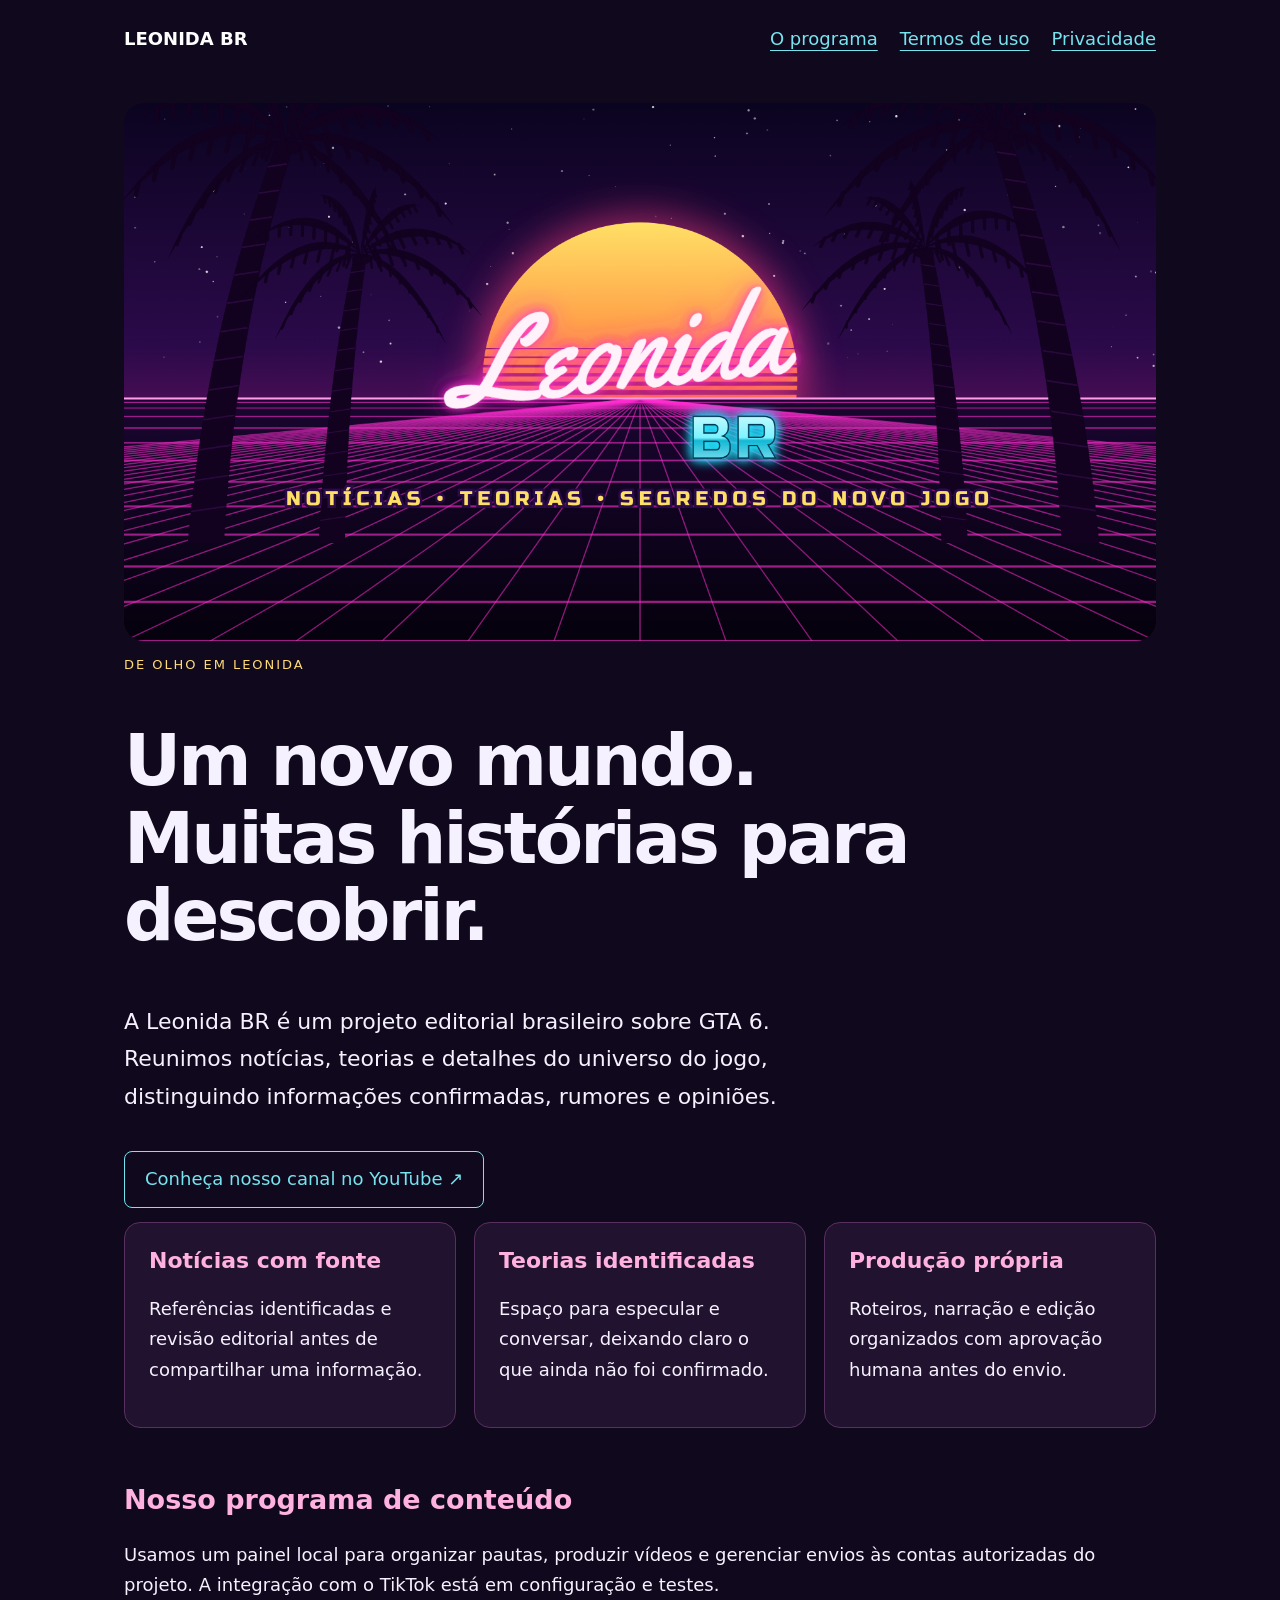
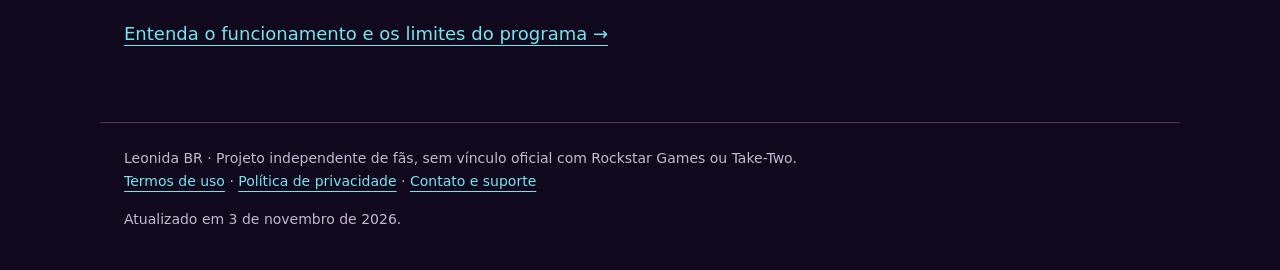
<file: index.html>
<!doctype html><html lang="pt-BR"><head><meta charset="utf-8"><meta name="viewport" content="width=device-width,initial-scale=1"><meta name="description" content="Leonida BR: projeto editorial independente sobre GTA 6 e informações sobre seu programa de gestão de conteúdo."><title>Notícias, teorias e descobertas | Leonida BR</title><link rel="stylesheet" href="style.css"><link rel="icon" href="perfil.png"></head><body><header><a class="brand" href="index.html">LEONIDA BR</a><nav aria-label="Navegação principal"><a href="programa.html">O programa</a><a href="termos.html">Termos de uso</a><a href="privacidade.html">Privacidade</a></nav></header><main><img class="hero" src="capa.png" alt="Leonida BR: notícias, teorias e segredos do novo jogo, com pôr do sol e palmeiras"><p class="eyebrow">De olho em Leonida</p><h1>Um novo mundo.<br>Muitas histórias para descobrir.</h1><p class="lead">A Leonida BR é um projeto editorial brasileiro sobre GTA 6. Reunimos notícias, teorias e detalhes do universo do jogo, distinguindo informações confirmadas, rumores e opiniões.</p><a class="button" href="https://www.youtube.com/@LeonidaBRA">Conheça nosso canal no YouTube ↗</a><div class="cards"><section class="card"><h2>Notícias com fonte</h2><p>Referências identificadas e revisão editorial antes de compartilhar uma informação.</p></section><section class="card"><h2>Teorias identificadas</h2><p>Espaço para especular e conversar, deixando claro o que ainda não foi confirmado.</p></section><section class="card"><h2>Produção própria</h2><p>Roteiros, narração e edição organizados com aprovação humana antes do envio.</p></section></div><h2>Nosso programa de conteúdo</h2><p>Usamos um painel local para organizar pautas, produzir vídeos e gerenciar envios às contas autorizadas do projeto. A integração com o TikTok está em configuração e testes.</p><a href="programa.html">Entenda o funcionamento e os limites do programa →</a></main><footer>Leonida BR · Projeto independente de fãs, sem vínculo oficial com Rockstar Games ou Take-Two.<br><a href="termos.html">Termos de uso</a> · <a href="privacidade.html">Política de privacidade</a> · <a href="https://github.com/southerngrowthdigital-glitch/leonida-br-site/issues">Contato e suporte</a><p>Atualizado em 3 de novembro de 2026.</p></footer></body></html>
</file>
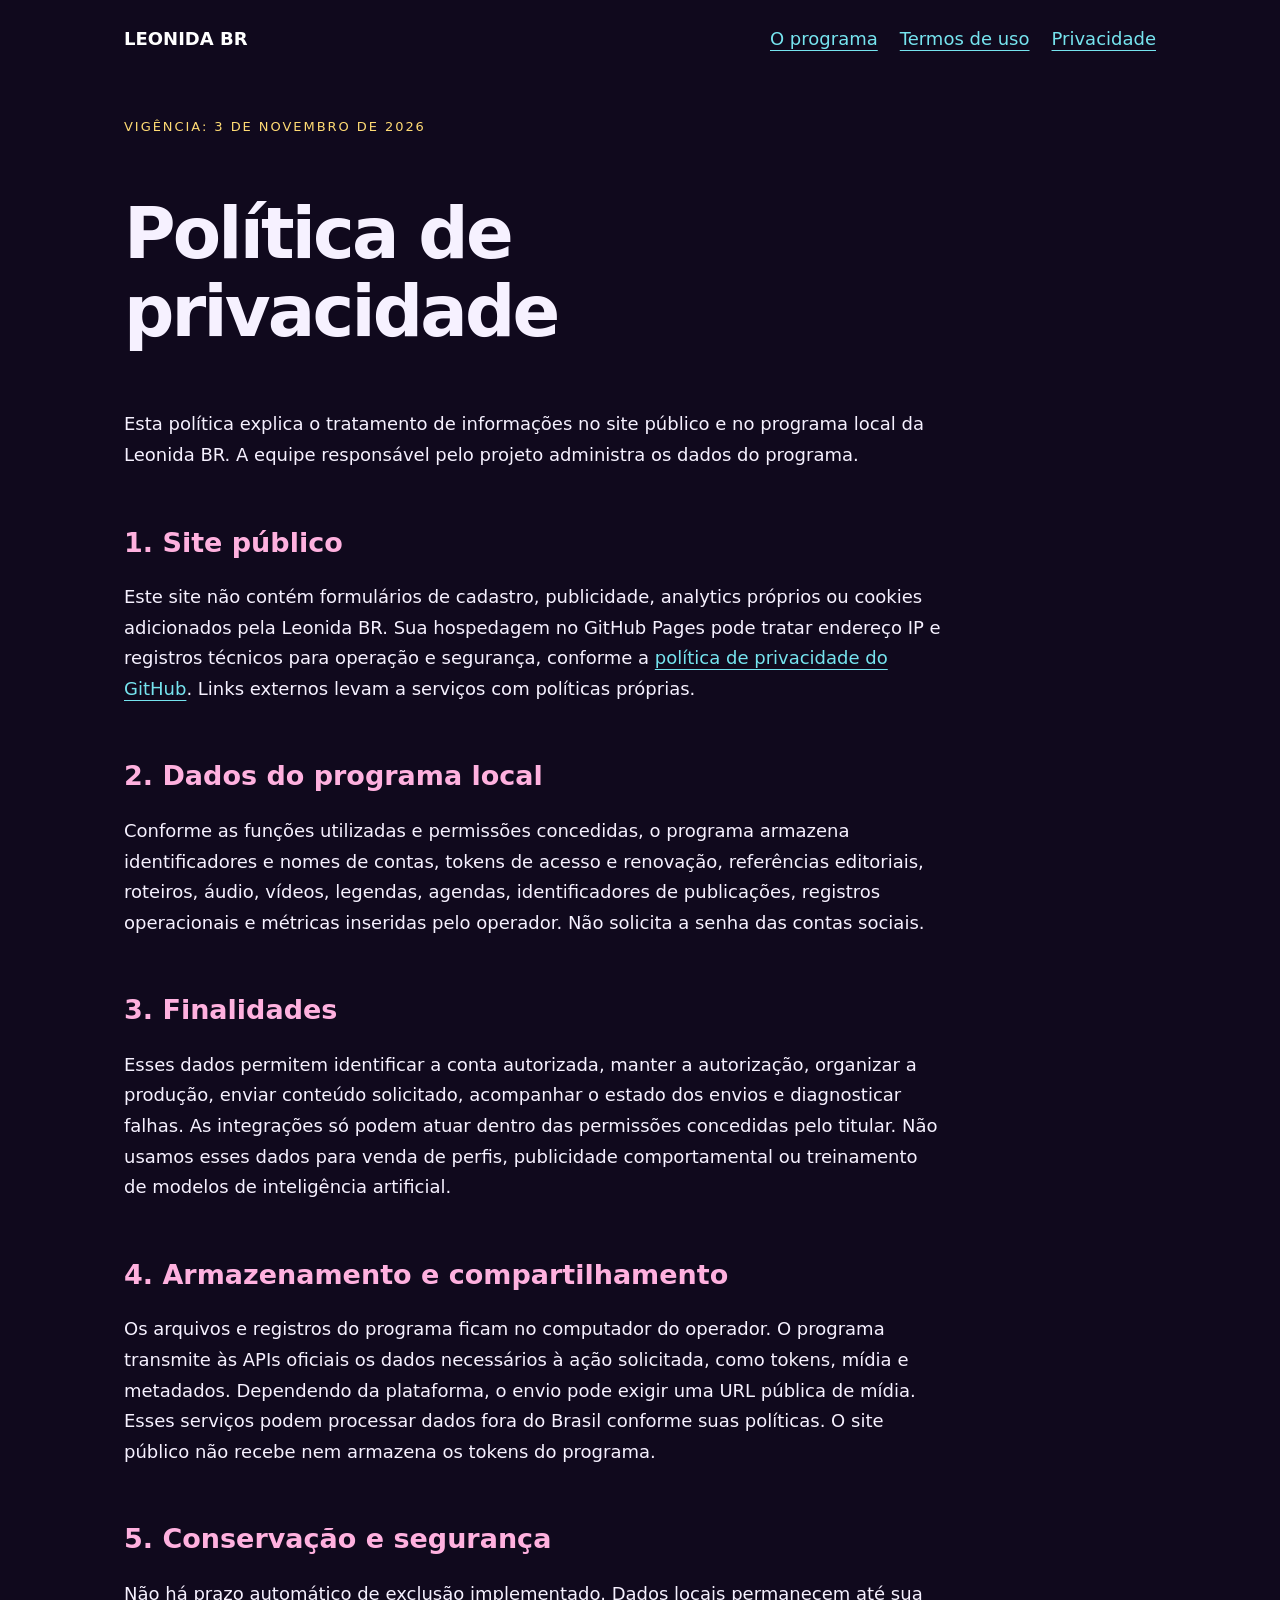
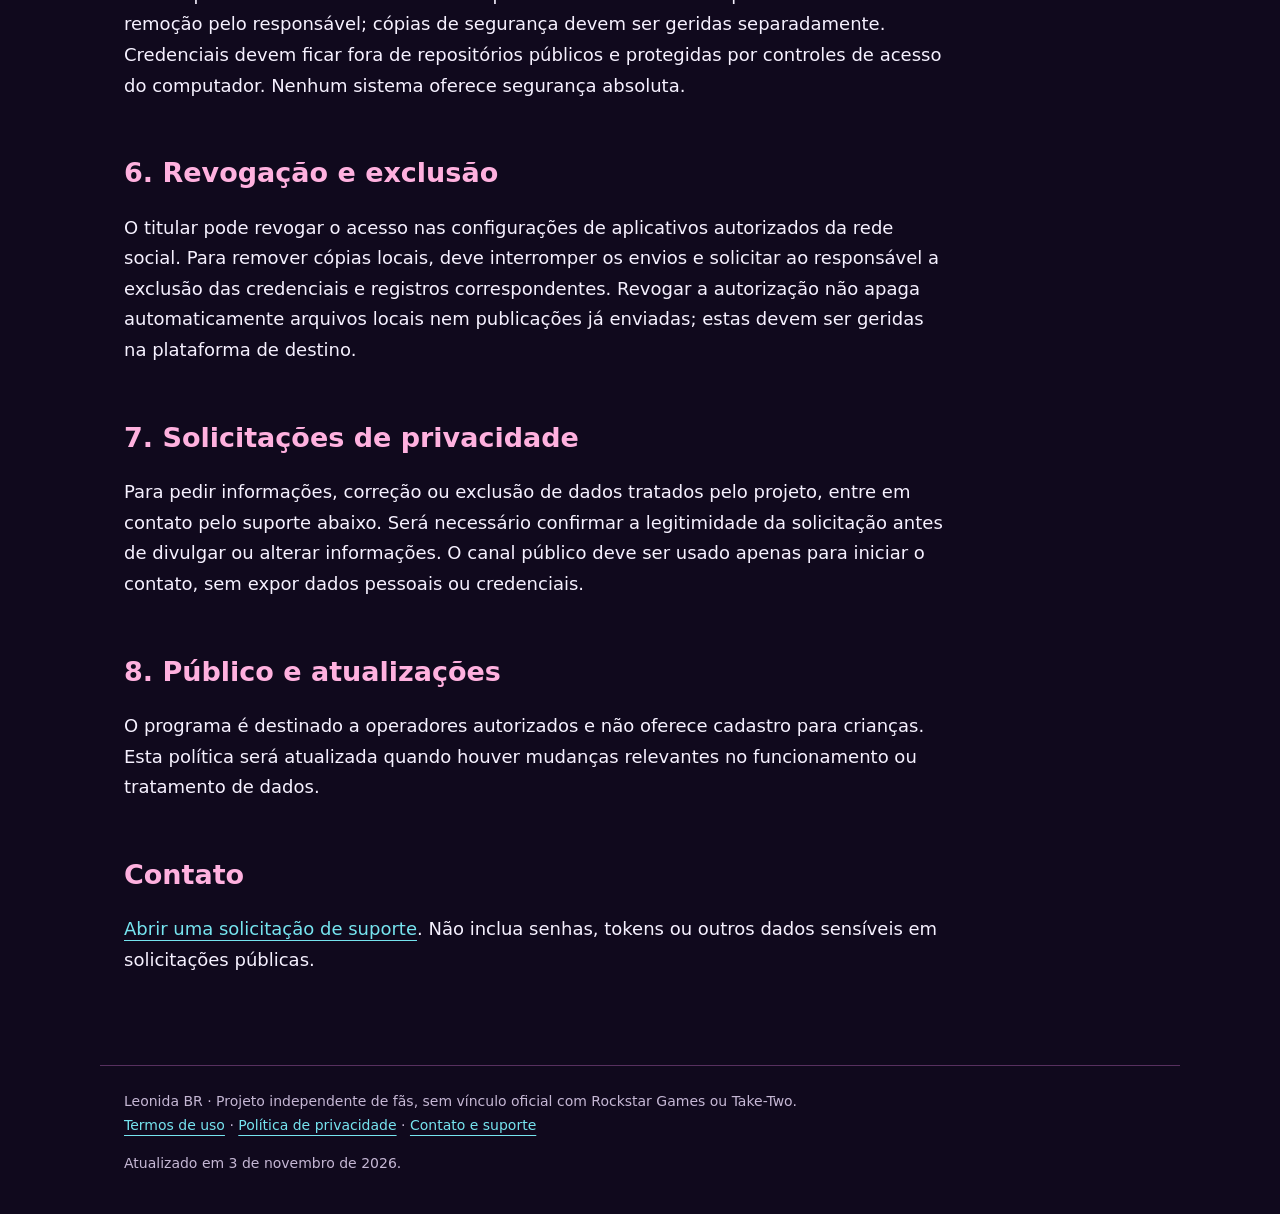
<file: privacidade.html>
<!doctype html><html lang="pt-BR"><head><meta charset="utf-8"><meta name="viewport" content="width=device-width,initial-scale=1"><meta name="description" content="Leonida BR: projeto editorial independente sobre GTA 6 e informações sobre seu programa de gestão de conteúdo."><title>Política de privacidade | Leonida BR</title><link rel="stylesheet" href="style.css"><link rel="icon" href="perfil.png"></head><body><header><a class="brand" href="index.html">LEONIDA BR</a><nav aria-label="Navegação principal"><a href="programa.html">O programa</a><a href="termos.html">Termos de uso</a><a href="privacidade.html">Privacidade</a></nav></header><main><article><p class="eyebrow">Vigência: 3 de novembro de 2026</p><h1>Política de privacidade</h1><p>Esta política explica o tratamento de informações no site público e no programa local da Leonida BR. A equipe responsável pelo projeto administra os dados do programa.</p><h2>1. Site público</h2><p>Este site não contém formulários de cadastro, publicidade, analytics próprios ou cookies adicionados pela Leonida BR. Sua hospedagem no GitHub Pages pode tratar endereço IP e registros técnicos para operação e segurança, conforme a <a href="https://docs.github.com/en/site-policy/privacy-policies/github-general-privacy-statement">política de privacidade do GitHub</a>. Links externos levam a serviços com políticas próprias.</p><h2>2. Dados do programa local</h2><p>Conforme as funções utilizadas e permissões concedidas, o programa armazena identificadores e nomes de contas, tokens de acesso e renovação, referências editoriais, roteiros, áudio, vídeos, legendas, agendas, identificadores de publicações, registros operacionais e métricas inseridas pelo operador. Não solicita a senha das contas sociais.</p><h2>3. Finalidades</h2><p>Esses dados permitem identificar a conta autorizada, manter a autorização, organizar a produção, enviar conteúdo solicitado, acompanhar o estado dos envios e diagnosticar falhas. As integrações só podem atuar dentro das permissões concedidas pelo titular. Não usamos esses dados para venda de perfis, publicidade comportamental ou treinamento de modelos de inteligência artificial.</p><h2>4. Armazenamento e compartilhamento</h2><p>Os arquivos e registros do programa ficam no computador do operador. O programa transmite às APIs oficiais os dados necessários à ação solicitada, como tokens, mídia e metadados. Dependendo da plataforma, o envio pode exigir uma URL pública de mídia. Esses serviços podem processar dados fora do Brasil conforme suas políticas. O site público não recebe nem armazena os tokens do programa.</p><h2>5. Conservação e segurança</h2><p>Não há prazo automático de exclusão implementado. Dados locais permanecem até sua remoção pelo responsável; cópias de segurança devem ser geridas separadamente. Credenciais devem ficar fora de repositórios públicos e protegidas por controles de acesso do computador. Nenhum sistema oferece segurança absoluta.</p><h2>6. Revogação e exclusão</h2><p>O titular pode revogar o acesso nas configurações de aplicativos autorizados da rede social. Para remover cópias locais, deve interromper os envios e solicitar ao responsável a exclusão das credenciais e registros correspondentes. Revogar a autorização não apaga automaticamente arquivos locais nem publicações já enviadas; estas devem ser geridas na plataforma de destino.</p><h2>7. Solicitações de privacidade</h2><p>Para pedir informações, correção ou exclusão de dados tratados pelo projeto, entre em contato pelo suporte abaixo. Será necessário confirmar a legitimidade da solicitação antes de divulgar ou alterar informações. O canal público deve ser usado apenas para iniciar o contato, sem expor dados pessoais ou credenciais.</p><h2>8. Público e atualizações</h2><p>O programa é destinado a operadores autorizados e não oferece cadastro para crianças. Esta política será atualizada quando houver mudanças relevantes no funcionamento ou tratamento de dados.</p><h2>Contato</h2><p><a href="https://github.com/southerngrowthdigital-glitch/leonida-br-site/issues/new">Abrir uma solicitação de suporte</a>. Não inclua senhas, tokens ou outros dados sensíveis em solicitações públicas.</p></article></main><footer>Leonida BR · Projeto independente de fãs, sem vínculo oficial com Rockstar Games ou Take-Two.<br><a href="termos.html">Termos de uso</a> · <a href="privacidade.html">Política de privacidade</a> · <a href="https://github.com/southerngrowthdigital-glitch/leonida-br-site/issues">Contato e suporte</a><p>Atualizado em 3 de novembro de 2026.</p></footer></body></html>
</file>
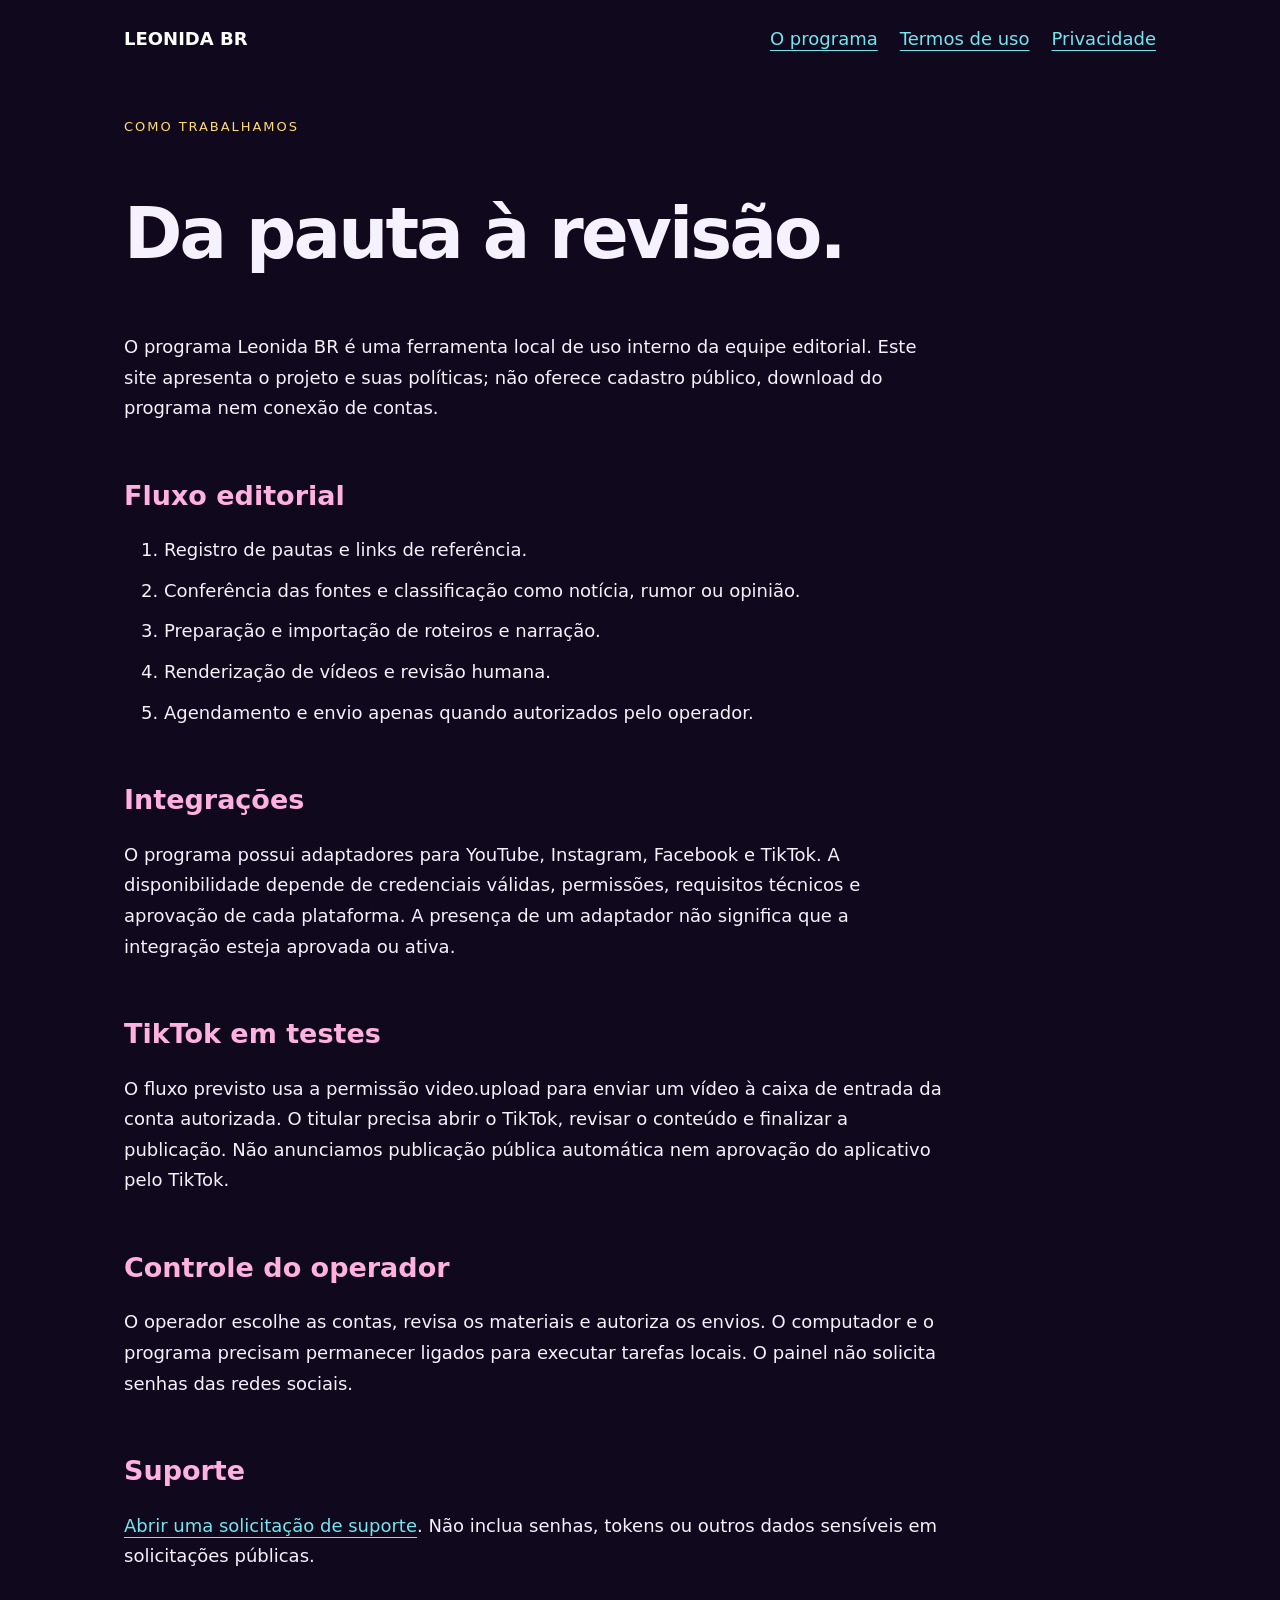
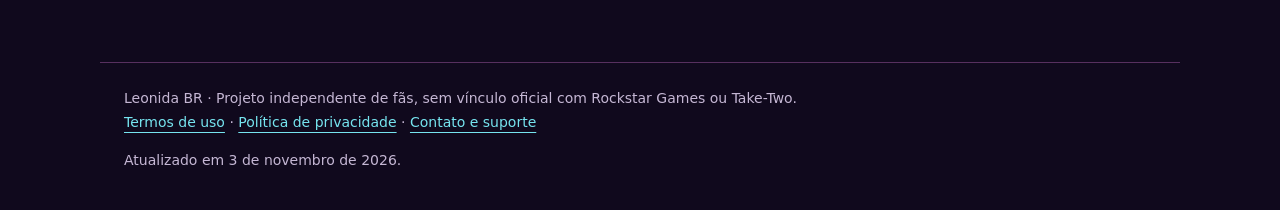
<file: programa.html>
<!doctype html><html lang="pt-BR"><head><meta charset="utf-8"><meta name="viewport" content="width=device-width,initial-scale=1"><meta name="description" content="Leonida BR: projeto editorial independente sobre GTA 6 e informações sobre seu programa de gestão de conteúdo."><title>O programa | Leonida BR</title><link rel="stylesheet" href="style.css"><link rel="icon" href="perfil.png"></head><body><header><a class="brand" href="index.html">LEONIDA BR</a><nav aria-label="Navegação principal"><a href="programa.html">O programa</a><a href="termos.html">Termos de uso</a><a href="privacidade.html">Privacidade</a></nav></header><main><article><p class="eyebrow">Como trabalhamos</p><h1>Da pauta à revisão.</h1><p>O programa Leonida BR é uma ferramenta local de uso interno da equipe editorial. Este site apresenta o projeto e suas políticas; não oferece cadastro público, download do programa nem conexão de contas.</p><h2>Fluxo editorial</h2><ol><li>Registro de pautas e links de referência.</li><li>Conferência das fontes e classificação como notícia, rumor ou opinião.</li><li>Preparação e importação de roteiros e narração.</li><li>Renderização de vídeos e revisão humana.</li><li>Agendamento e envio apenas quando autorizados pelo operador.</li></ol><h2>Integrações</h2><p>O programa possui adaptadores para YouTube, Instagram, Facebook e TikTok. A disponibilidade depende de credenciais válidas, permissões, requisitos técnicos e aprovação de cada plataforma. A presença de um adaptador não significa que a integração esteja aprovada ou ativa.</p><h2>TikTok em testes</h2><p>O fluxo previsto usa a permissão video.upload para enviar um vídeo à caixa de entrada da conta autorizada. O titular precisa abrir o TikTok, revisar o conteúdo e finalizar a publicação. Não anunciamos publicação pública automática nem aprovação do aplicativo pelo TikTok.</p><h2>Controle do operador</h2><p>O operador escolhe as contas, revisa os materiais e autoriza os envios. O computador e o programa precisam permanecer ligados para executar tarefas locais. O painel não solicita senhas das redes sociais.</p><h2>Suporte</h2><p><a href="https://github.com/southerngrowthdigital-glitch/leonida-br-site/issues/new">Abrir uma solicitação de suporte</a>. Não inclua senhas, tokens ou outros dados sensíveis em solicitações públicas.</p></article></main><footer>Leonida BR · Projeto independente de fãs, sem vínculo oficial com Rockstar Games ou Take-Two.<br><a href="termos.html">Termos de uso</a> · <a href="privacidade.html">Política de privacidade</a> · <a href="https://github.com/southerngrowthdigital-glitch/leonida-br-site/issues">Contato e suporte</a><p>Atualizado em 3 de novembro de 2026.</p></footer></body></html>
</file>
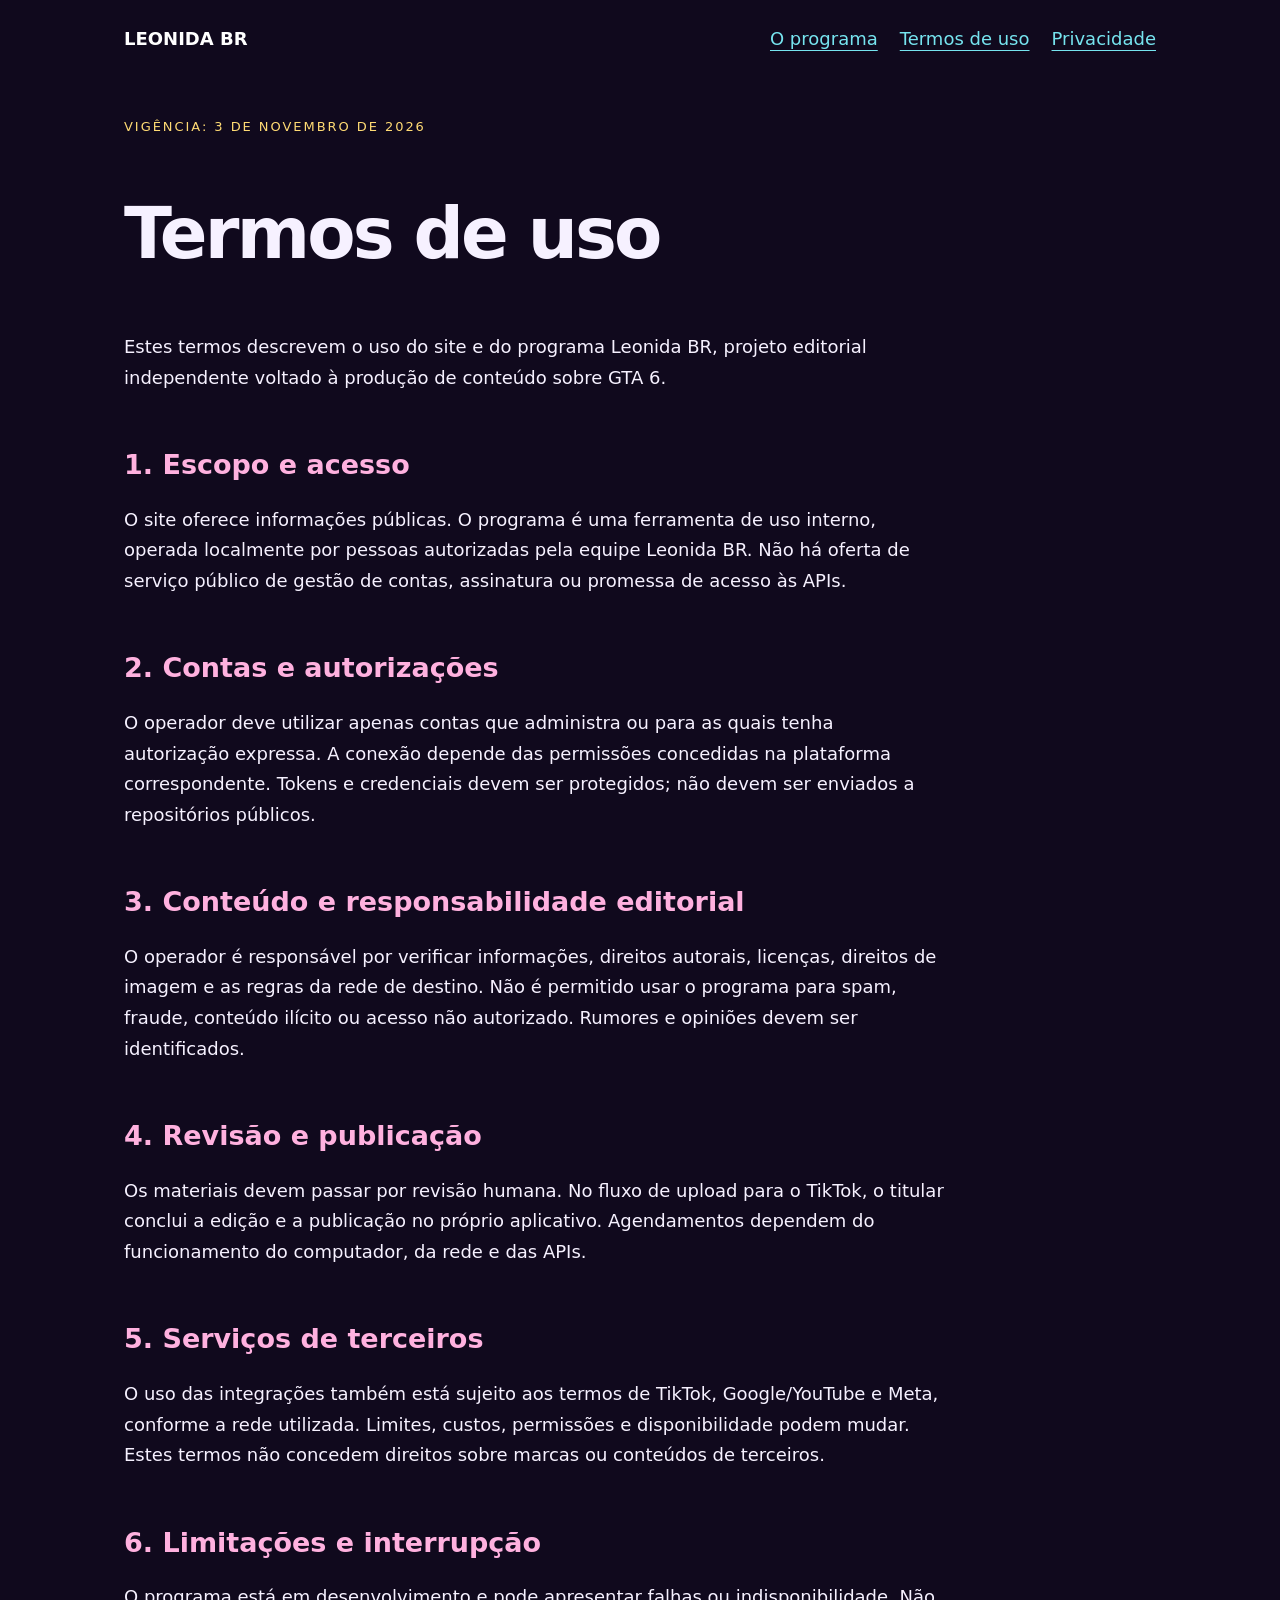
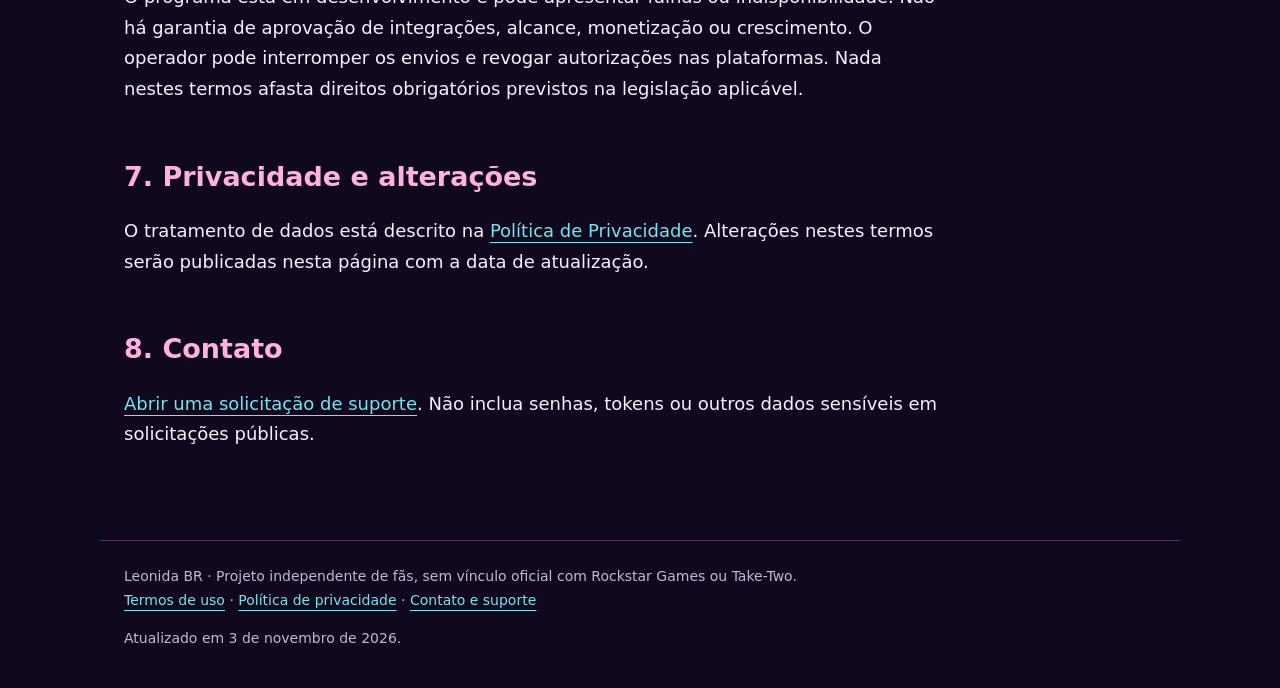
<file: termos.html>
<!doctype html><html lang="pt-BR"><head><meta charset="utf-8"><meta name="viewport" content="width=device-width,initial-scale=1"><meta name="description" content="Leonida BR: projeto editorial independente sobre GTA 6 e informações sobre seu programa de gestão de conteúdo."><title>Termos de uso | Leonida BR</title><link rel="stylesheet" href="style.css"><link rel="icon" href="perfil.png"></head><body><header><a class="brand" href="index.html">LEONIDA BR</a><nav aria-label="Navegação principal"><a href="programa.html">O programa</a><a href="termos.html">Termos de uso</a><a href="privacidade.html">Privacidade</a></nav></header><main><article><p class="eyebrow">Vigência: 3 de novembro de 2026</p><h1>Termos de uso</h1><p>Estes termos descrevem o uso do site e do programa Leonida BR, projeto editorial independente voltado à produção de conteúdo sobre GTA 6.</p><h2>1. Escopo e acesso</h2><p>O site oferece informações públicas. O programa é uma ferramenta de uso interno, operada localmente por pessoas autorizadas pela equipe Leonida BR. Não há oferta de serviço público de gestão de contas, assinatura ou promessa de acesso às APIs.</p><h2>2. Contas e autorizações</h2><p>O operador deve utilizar apenas contas que administra ou para as quais tenha autorização expressa. A conexão depende das permissões concedidas na plataforma correspondente. Tokens e credenciais devem ser protegidos; não devem ser enviados a repositórios públicos.</p><h2>3. Conteúdo e responsabilidade editorial</h2><p>O operador é responsável por verificar informações, direitos autorais, licenças, direitos de imagem e as regras da rede de destino. Não é permitido usar o programa para spam, fraude, conteúdo ilícito ou acesso não autorizado. Rumores e opiniões devem ser identificados.</p><h2>4. Revisão e publicação</h2><p>Os materiais devem passar por revisão humana. No fluxo de upload para o TikTok, o titular conclui a edição e a publicação no próprio aplicativo. Agendamentos dependem do funcionamento do computador, da rede e das APIs.</p><h2>5. Serviços de terceiros</h2><p>O uso das integrações também está sujeito aos termos de TikTok, Google/YouTube e Meta, conforme a rede utilizada. Limites, custos, permissões e disponibilidade podem mudar. Estes termos não concedem direitos sobre marcas ou conteúdos de terceiros.</p><h2>6. Limitações e interrupção</h2><p>O programa está em desenvolvimento e pode apresentar falhas ou indisponibilidade. Não há garantia de aprovação de integrações, alcance, monetização ou crescimento. O operador pode interromper os envios e revogar autorizações nas plataformas. Nada nestes termos afasta direitos obrigatórios previstos na legislação aplicável.</p><h2>7. Privacidade e alterações</h2><p>O tratamento de dados está descrito na <a href="privacidade.html">Política de Privacidade</a>. Alterações nestes termos serão publicadas nesta página com a data de atualização.</p><h2>8. Contato</h2><p><a href="https://github.com/southerngrowthdigital-glitch/leonida-br-site/issues/new">Abrir uma solicitação de suporte</a>. Não inclua senhas, tokens ou outros dados sensíveis em solicitações públicas.</p></article></main><footer>Leonida BR · Projeto independente de fãs, sem vínculo oficial com Rockstar Games ou Take-Two.<br><a href="termos.html">Termos de uso</a> · <a href="privacidade.html">Política de privacidade</a> · <a href="https://github.com/southerngrowthdigital-glitch/leonida-br-site/issues">Contato e suporte</a><p>Atualizado em 3 de novembro de 2026.</p></footer></body></html>
</file>
<file: style.css>
*{box-sizing:border-box}body{margin:0;background:#10091d;color:#f6f1ff;font:18px/1.7 system-ui,sans-serif}header,main,footer{max-width:1080px;margin:auto;padding:24px}header{display:flex;justify-content:space-between;gap:24px;align-items:center;flex-wrap:wrap}nav{display:flex;gap:22px;flex-wrap:wrap}a{color:#76e4ef;text-underline-offset:5px}a:hover{color:#ff80cc}h1{font-size:clamp(2.2rem,6vw,4.4rem);line-height:1.1;letter-spacing:-.04em}h2{color:#ffb1df;line-height:1.3;margin-top:2em}.brand{font-weight:850;color:white;text-decoration:none}.hero{width:100%;border-radius:20px;display:block}.eyebrow{color:#ffdb74;letter-spacing:.15em;text-transform:uppercase;font-size:13px}.lead{font-size:22px;max-width:750px}.cards{display:grid;grid-template-columns:repeat(3,1fr);gap:18px}.card{background:#21122f;border:1px solid #57305f;padding:24px;border-radius:16px}.card h2{margin-top:0;font-size:22px}article{max-width:820px}footer{border-top:1px solid #57305f;margin-top:48px;font-size:14px;color:#c5b7d4}.button{display:inline-block;padding:12px 20px;border:1px solid #76e4ef;border-radius:8px;text-decoration:none;margin:14px 0}li{margin:10px 0}:focus-visible{outline:3px solid #ffdb74;outline-offset:5px}@media(max-width:700px){.cards{grid-template-columns:1fr}header,main,footer{padding:20px}nav{gap:16px;font-size:15px}}
</file>
